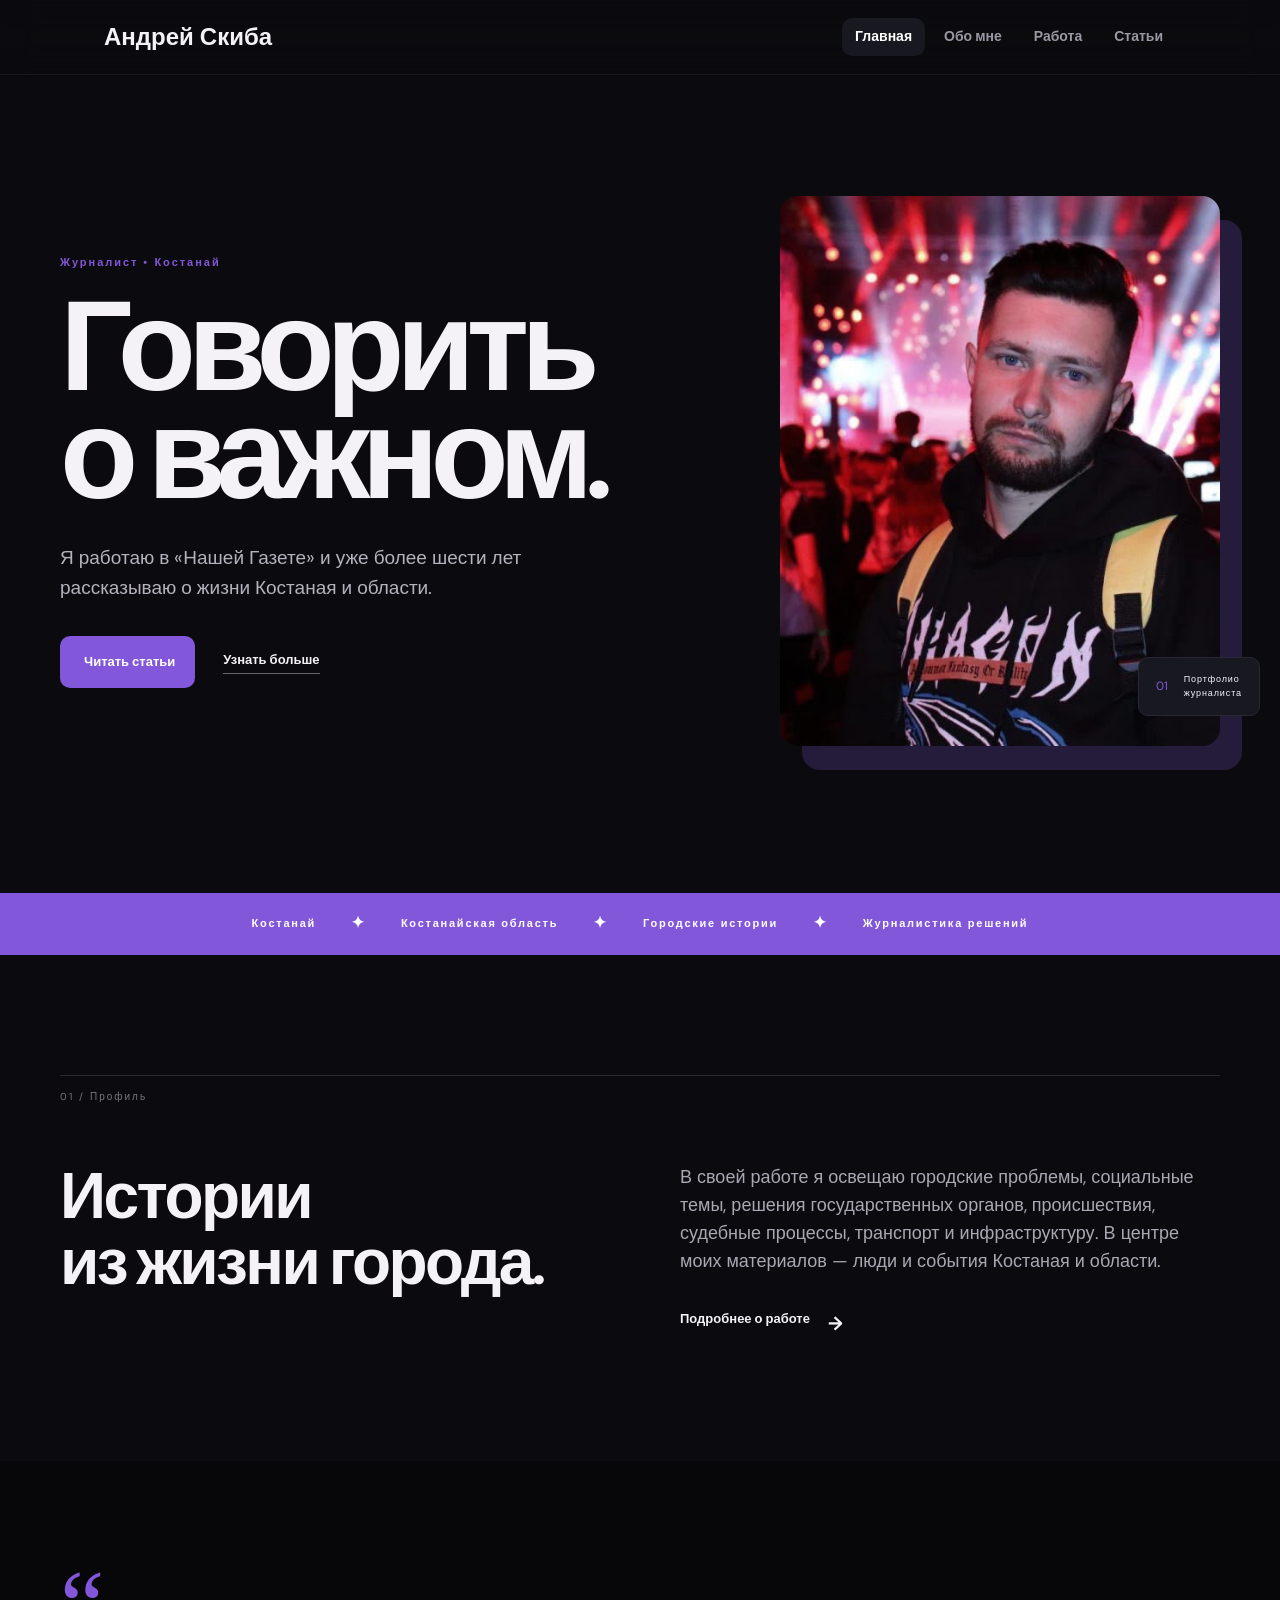
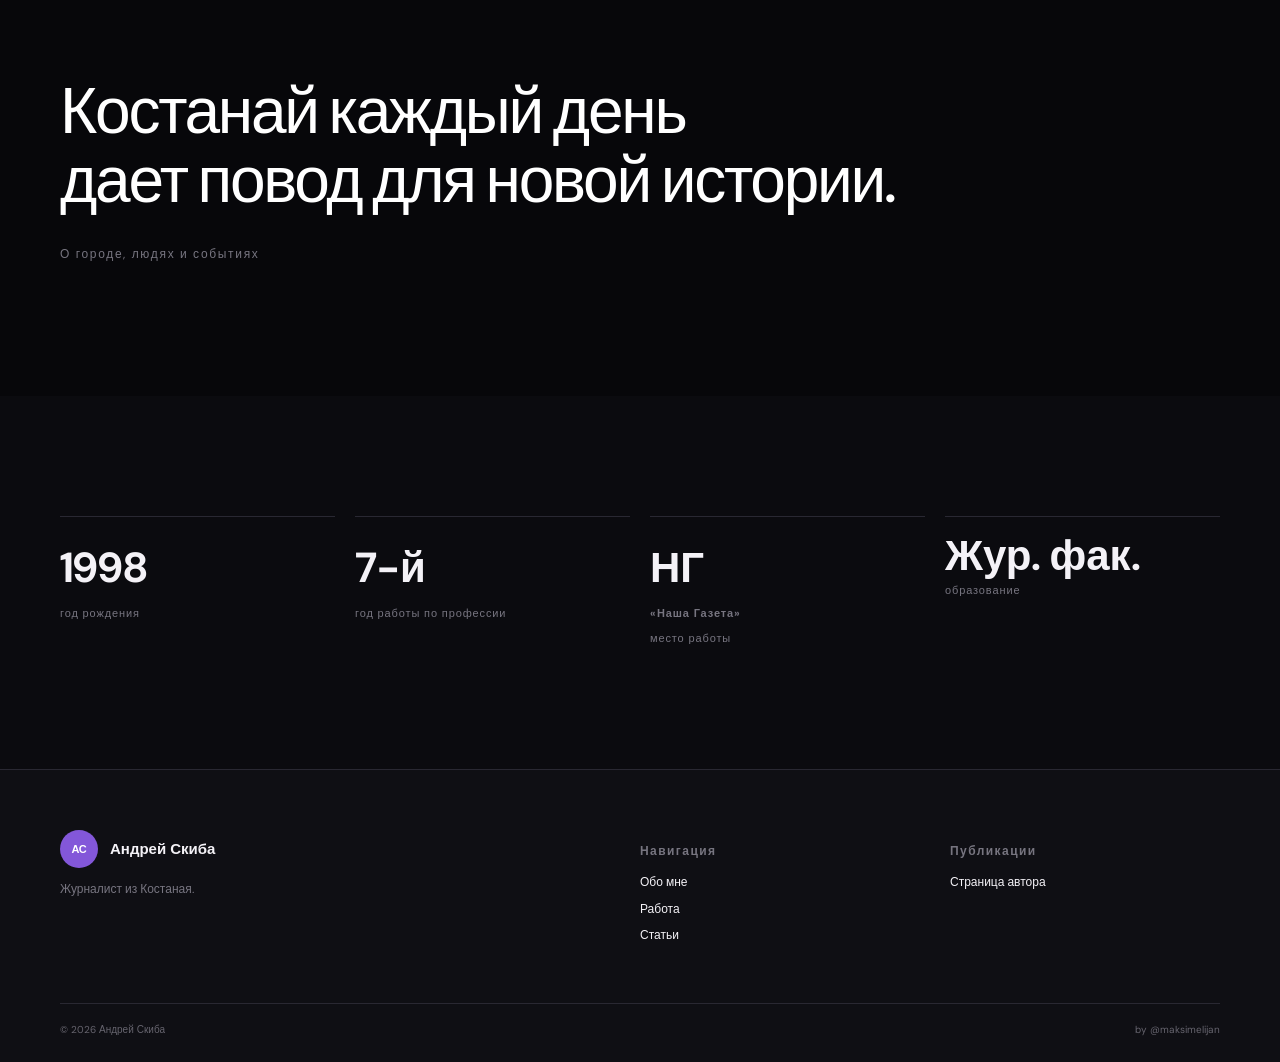
<file: index.html>
<!doctype html>
<html lang="ru">
<head>
  <meta charset="utf-8">
  <meta name="viewport" content="width=device-width, initial-scale=1">
  <meta name="description" content="Андрей Скиба из Костаная. Городские проблемы, социальные темы, происшествия, суды и жизнь региона.">
  <title>Андрей Скиба — журналист</title>
  <link rel="stylesheet" href="style.css">
  <script defer src="script.js?v=3"></script>
</head>
<body>
<header class="site-header"><div class="nav-wrap"><a class="logo" href="index.html">Андрей Скиба</a><nav><a class="active" href="index.html">Главная</a><a href="about.html">Обо мне</a><a href="work.html">Работа</a><a href="articles.html">Статьи</a></nav></div></header>
<main>
<section class="hero container"><div class="hero-copy reveal"><p class="eyebrow">Журналист • Костанай</p><h1>Говорить<br><em>о важном.</em></h1><p class="lead">Я работаю в «Нашей Газете» и уже более шести лет рассказываю о жизни Костаная и области.</p><div class="hero-actions"><a class="btn" href="articles.html">Читать статьи</a><a class="text-link" href="about.html">Узнать больше</a></div></div><div class="hero-photo reveal"><div class="photo-frame"><img src="andrey-skiba.jpg" alt="Андрей Скиба"></div><div class="photo-note"><span>01</span><small>Портфолио<br>журналиста</small></div></div></section>
<section class="ticker"><div class="ticker-inner"><span>Костанай</span><i>✦</i><span>Костанайская область</span><i>✦</i><span>Городские истории</span><i>✦</i><span>Журналистика решений</span></div></section>
<section class="intro container section"><div class="section-label">01 / Профиль</div><div class="intro-grid"><h2>Истории<br><em>из жизни города.</em></h2><div><p>В своей работе я освещаю городские проблемы, социальные темы, решения государственных органов, происшествия, судебные процессы, транспорт и инфраструктуру. В центре моих материалов — люди и события Костаная и области.</p><a class="arrow-link" href="work.html">Подробнее о работе <span>→</span></a></div></div></section>
<section class="quote-section"><div class="container quote"><span class="quote-mark">“</span><blockquote>Костанай каждый день<br>дает повод для новой истории.</blockquote><p>О городе, людях и событиях</p></div></section>
<section class="facts container section"><div class="fact"><strong>1998</strong><span>год рождения</span></div><div class="fact"><strong>7-й</strong><span>год работы по профессии</span></div><div class="fact"><strong>НГ</strong><span><b>«Наша Газета»</b><br>место работы</span></div><div class="fact" style="display:block;padding-top:18px"><strong style="font-size:42px;line-height:1">Жур. фак.</strong><span>образование</span></div></section>
</main>
<footer class="footer"><div class="container footer-grid"><div><a class="brand" href="index.html"><span>АС</span><b>Андрей Скиба</b></a><p>Журналист из Костаная.</p></div><div><p class="footer-label">Навигация</p><a href="about.html">Обо мне</a><a href="work.html">Работа</a><a href="articles.html">Статьи</a></div><div><p class="footer-label">Публикации</p><a href="https://ng.kz/authors/andrey-skiba" target="_blank" rel="noopener">Страница автора</a></div></div><div class="container copyright">© 2026 Андрей Скиба <span>by @maksimelijan</span></div></footer>
</body></html>
</file>
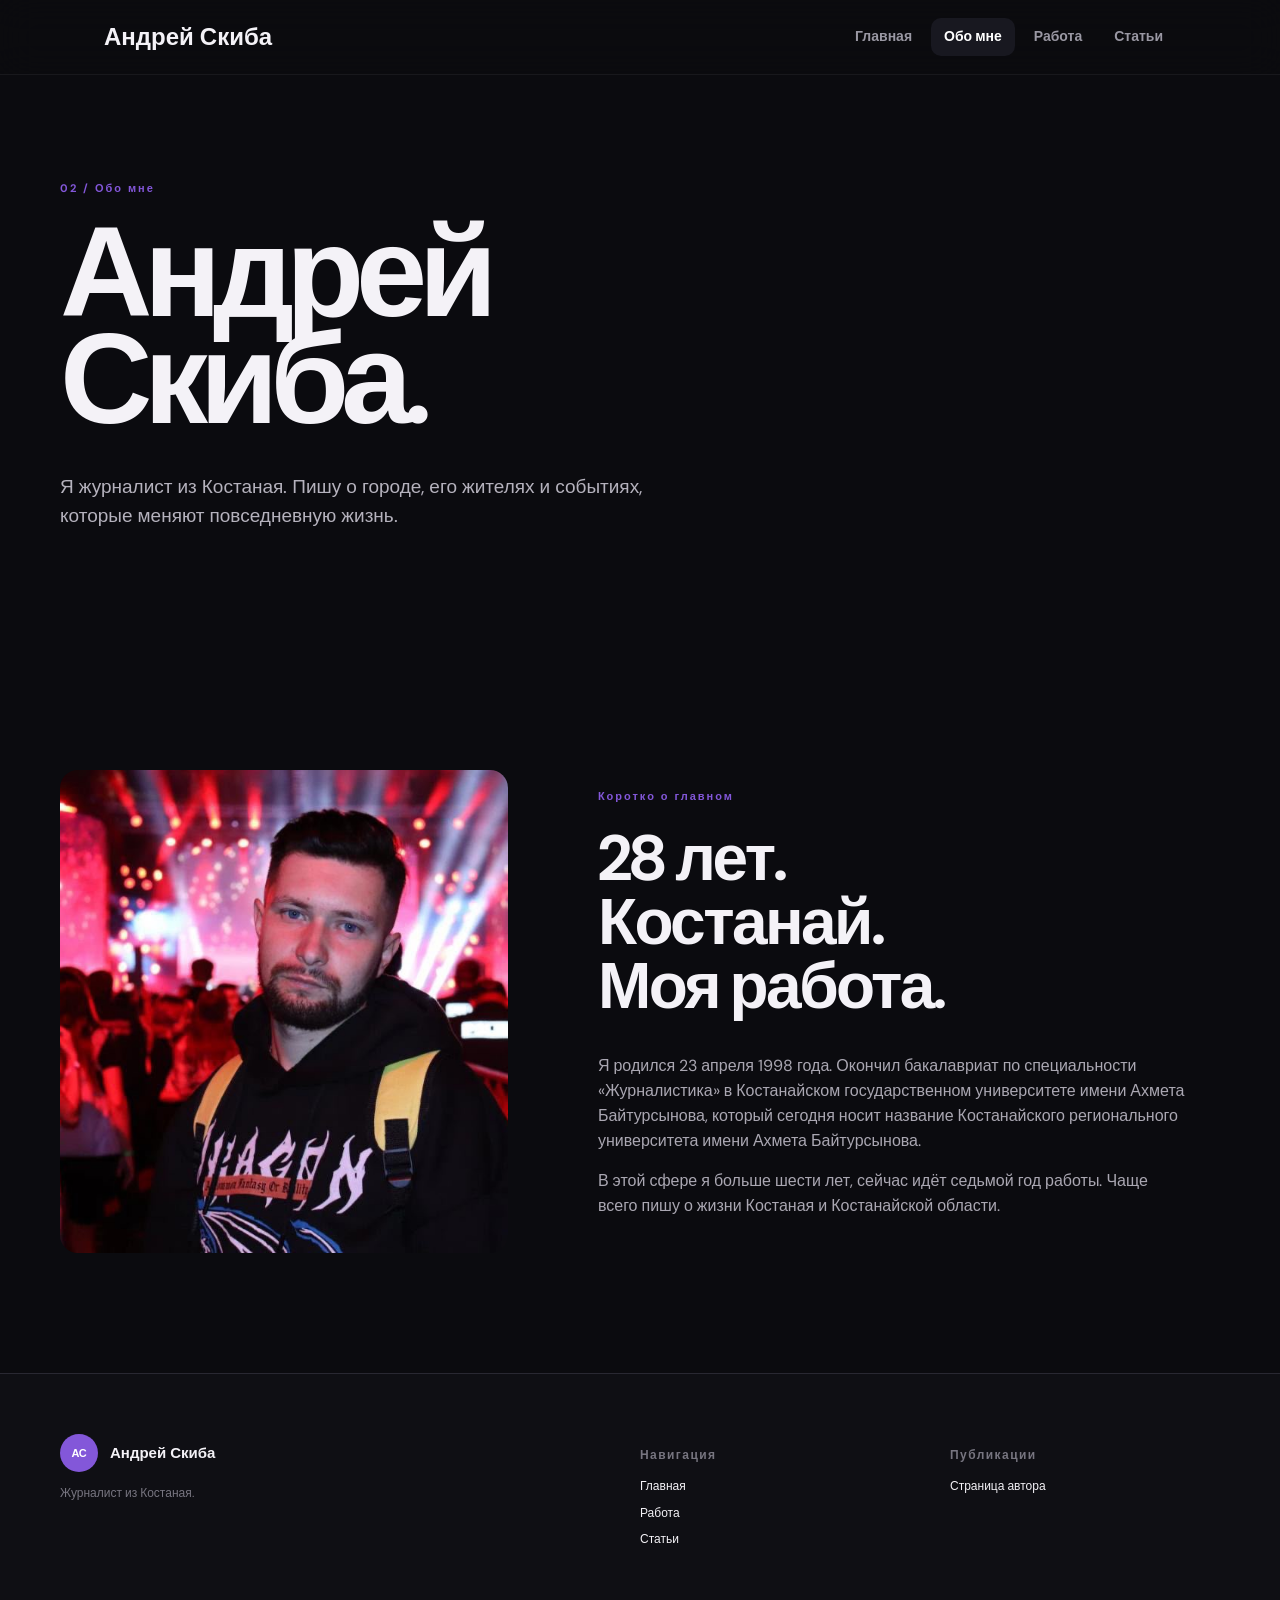
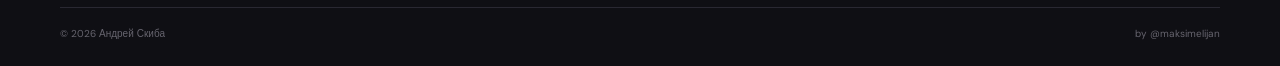
<file: about.html>
<!doctype html>
<html lang="ru"><head><meta charset="utf-8"><meta name="viewport" content="width=device-width,initial-scale=1"><meta name="description" content="Андрей Скиба — журналист из Костаная."><title>Обо мне — Андрей Скиба</title><link rel="stylesheet" href="style.css"><script defer src="script.js"></script></head>
<body><header class="site-header"><div class="nav-wrap"><a class="logo" href="index.html">Андрей Скиба</a><nav><a href="index.html">Главная</a><a class="active" href="about.html">Обо мне</a><a href="work.html">Работа</a><a href="articles.html">Статьи</a></nav></div></header>
<main><section class="page-hero container"><p class="eyebrow">02 / Обо мне</p><h1>Андрей<br><em>Скиба.</em></h1><p class="lead narrow">Я журналист из Костаная. Пишу о городе, его жителях и событиях, которые меняют повседневную жизнь.</p></section><section class="bio container section"><div class="bio-photo"><img src="andrey-skiba.jpg" alt="Андрей Скиба"></div><div class="bio-text"><p class="eyebrow">Коротко о главном</p><h2>28 лет.<br>Костанай.<br><em>Моя работа.</em></h2><p>Я родился 23 апреля 1998 года. Окончил бакалавриат по специальности «Журналистика» в Костанайском государственном университете имени Ахмета Байтурсынова, который сегодня носит название Костанайского регионального университета имени Ахмета Байтурсынова.</p><p>В этой сфере я больше шести лет, сейчас идёт седьмой год работы. Чаще всего пишу о жизни Костаная и Костанайской области.</p></div></section></main>
<footer class="footer"><div class="container footer-grid"><div><a class="brand" href="index.html"><span>АС</span><b>Андрей Скиба</b></a><p>Журналист из Костаная.</p></div><div><p class="footer-label">Навигация</p><a href="index.html">Главная</a><a href="work.html">Работа</a><a href="articles.html">Статьи</a></div><div><p class="footer-label">Публикации</p><a href="https://ng.kz/authors/andrey-skiba" target="_blank" rel="noopener">Страница автора</a></div></div><div class="container copyright">© 2026 Андрей Скиба <span>by @maksimelijan</span></div></footer></body></html>
</file>
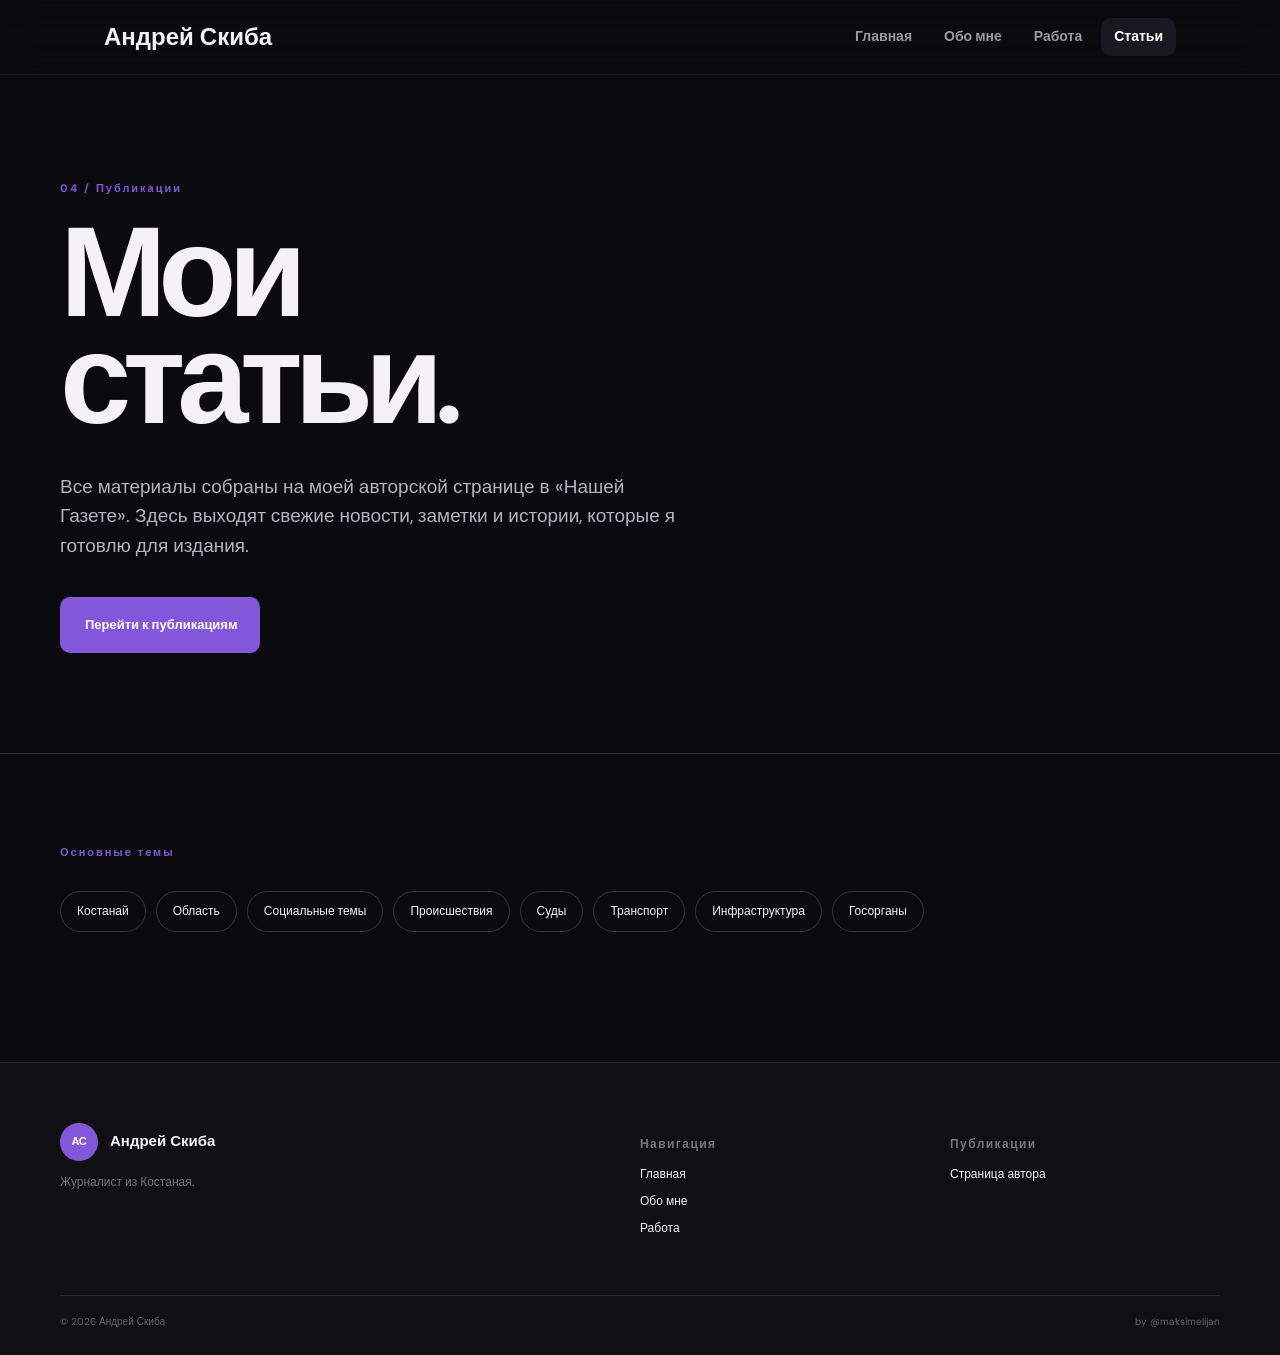
<file: articles.html>
<!doctype html><html lang="ru"><head><meta charset="utf-8"><meta name="viewport" content="width=device-width,initial-scale=1"><meta name="description" content="Публикации Андрея Скибы в «Нашей Газете»."><title>Статьи — Андрей Скиба</title><link rel="stylesheet" href="style.css"><script defer src="script.js"></script></head><body><header class="site-header"><div class="nav-wrap"><a class="logo" href="index.html">Андрей Скиба</a><nav><a href="index.html">Главная</a><a href="about.html">Обо мне</a><a href="work.html">Работа</a><a class="active" href="articles.html">Статьи</a></nav></div></header>
<main><section class="page-hero container"><p class="eyebrow">04 / Публикации</p><h1>Мои<br><em>статьи.</em></h1><p class="lead narrow">Все материалы собраны на моей авторской странице в «Нашей Газете». Здесь выходят свежие новости, заметки и истории, которые я готовлю для издания.</p><a class="btn large" href="https://ng.kz/authors/andrey-skiba" target="_blank" rel="noopener">Перейти к публикациям</a></section><section class="articles-bottom"><div class="container"><p class="eyebrow">Основные темы</p><div class="chips"><a href="https://ng.kz/categories/narodnye-novosti" target="_blank" rel="noopener">Костанай</a><a href="https://ng.kz/categories/obschestvo" target="_blank" rel="noopener">Область</a><a href="https://ng.kz/categories/vazhnye-istorii" target="_blank" rel="noopener">Социальные темы</a><a href="https://ng.kz/categories/proisshestviya" target="_blank" rel="noopener">Происшествия</a><a href="https://ng.kz/categories/kriminal" target="_blank" rel="noopener">Суды</a><a href="https://ng.kz/categories/zhkh" target="_blank" rel="noopener">Транспорт</a><a href="https://ng.kz/categories/zhkh" target="_blank" rel="noopener">Инфраструктура</a><a href="https://ng.kz/categories/gosudarstvo" target="_blank" rel="noopener">Госорганы</a></div></div></section></main><footer class="footer"><div class="container footer-grid"><div><a class="brand" href="index.html"><span>АС</span><b>Андрей Скиба</b></a><p>Журналист из Костаная.</p></div><div><p class="footer-label">Навигация</p><a href="index.html">Главная</a><a href="about.html">Обо мне</a><a href="work.html">Работа</a></div><div><p class="footer-label">Публикации</p><a href="https://ng.kz/authors/andrey-skiba" target="_blank" rel="noopener">Страница автора</a></div></div><div class="container copyright">© 2026 Андрей Скиба <span>by @maksimelijan</span></div></footer></body></html>
</file>
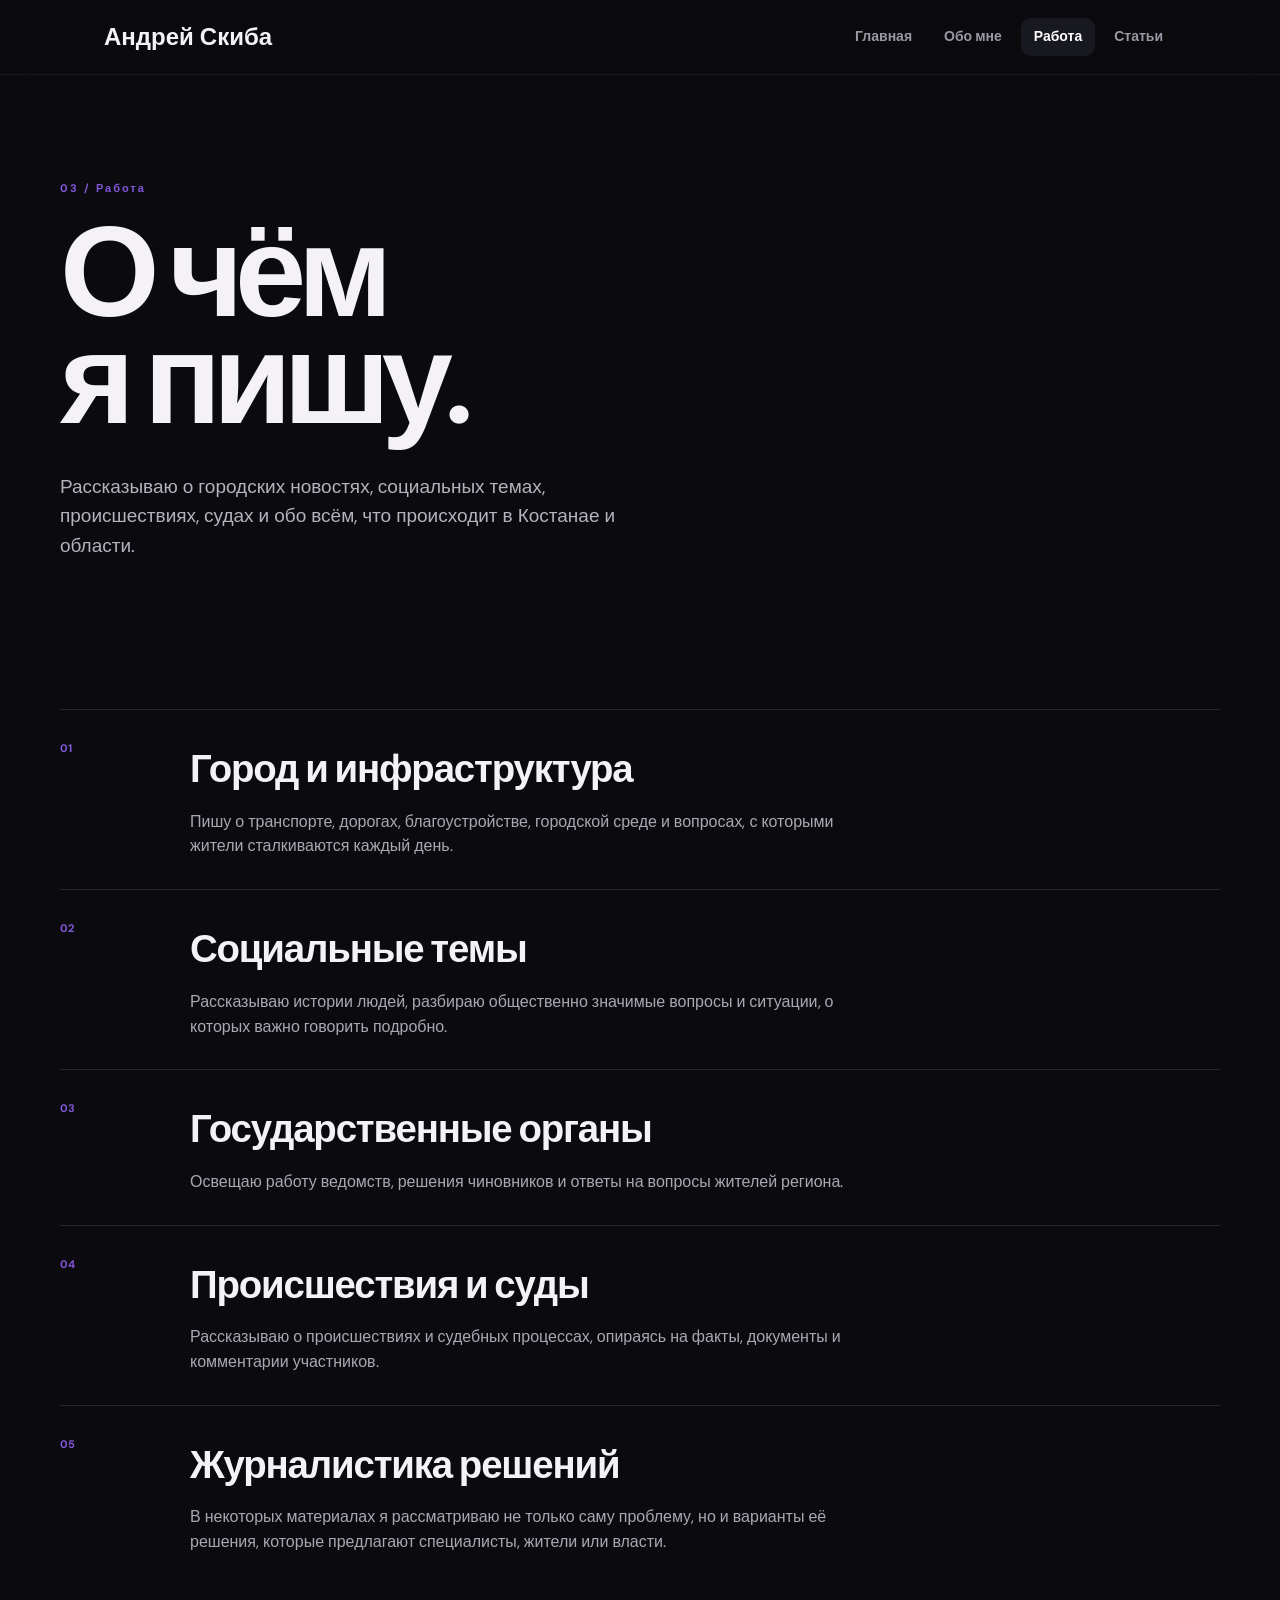
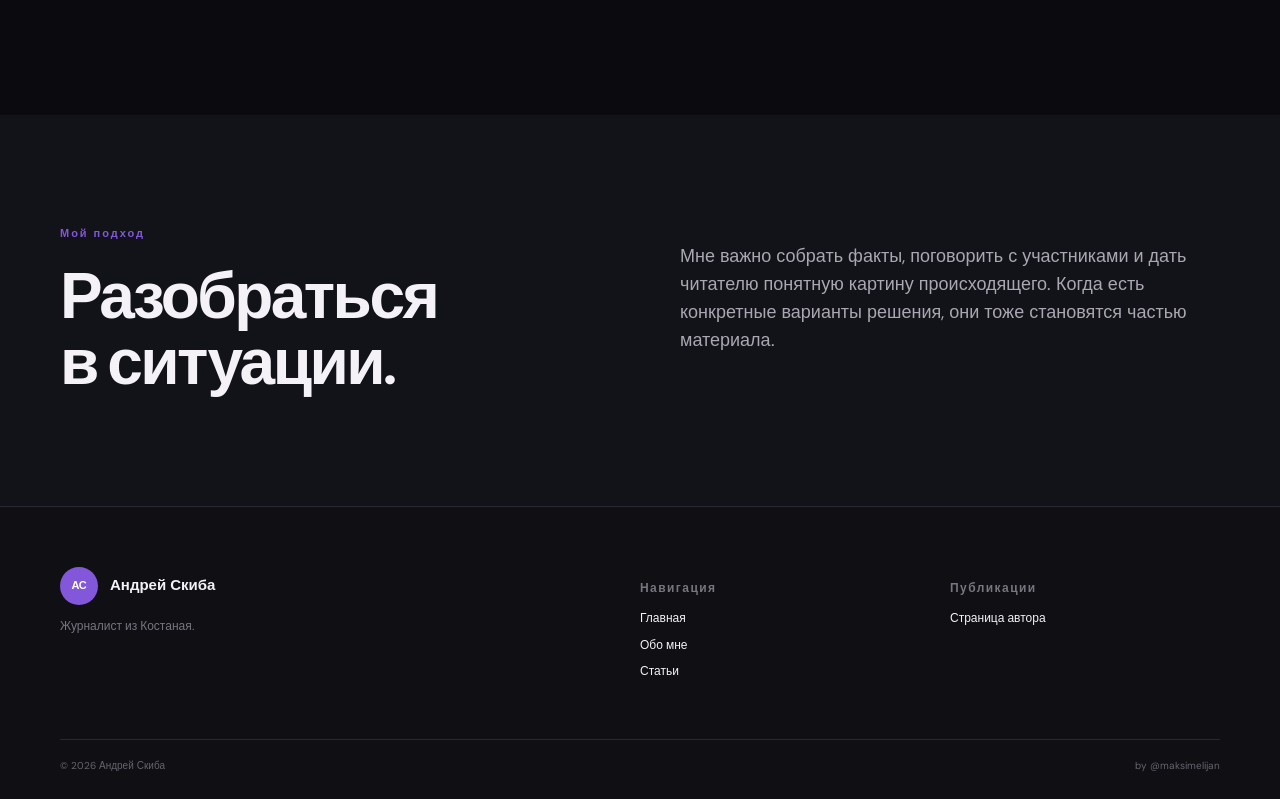
<file: work.html>
<!doctype html><html lang="ru"><head><meta charset="utf-8"><meta name="viewport" content="width=device-width,initial-scale=1"><meta name="description" content="Профессиональный профиль Андрея Скибы — направления его работы и основные темы."><title>Работа — Андрей Скиба</title><link rel="stylesheet" href="style.css"><script defer src="script.js"></script></head><body><header class="site-header"><div class="nav-wrap"><a class="logo" href="index.html">Андрей Скиба</a><nav><a href="index.html">Главная</a><a href="about.html">Обо мне</a><a class="active" href="work.html">Работа</a><a href="articles.html">Статьи</a></nav></div></header>
<main><section class="page-hero container"><p class="eyebrow">03 / Работа</p><h1>О чём<br><em>я пишу.</em></h1><p class="lead narrow">Рассказываю о городских новостях, социальных темах, происшествиях, судах и обо всём, что происходит в Костанае и области.</p></section><section class="topics container section"><div class="topic"><span>01</span><div><h2>Город и инфраструктура</h2><p>Пишу о транспорте, дорогах, благоустройстве, городской среде и вопросах, с которыми жители сталкиваются каждый день.</p></div></div><div class="topic"><span>02</span><div><h2>Социальные темы</h2><p>Рассказываю истории людей, разбираю общественно значимые вопросы и ситуации, о которых важно говорить подробно.</p></div></div><div class="topic"><span>03</span><div><h2>Государственные органы</h2><p>Освещаю работу ведомств, решения чиновников и ответы на вопросы жителей региона.</p></div></div><div class="topic"><span>04</span><div><h2>Происшествия и суды</h2><p>Рассказываю о происшествиях и судебных процессах, опираясь на факты, документы и комментарии участников.</p></div></div><div class="topic"><span>05</span><div><h2>Журналистика решений</h2><p>В некоторых материалах я рассматриваю не только саму проблему, но и варианты её решения, которые предлагают специалисты, жители или власти.</p></div></div></section><section class="method"><div class="container method-grid"><div><p class="eyebrow">Мой подход</p><h2>Разобраться<br><em>в ситуации.</em></h2></div><div><p>Мне важно собрать факты, поговорить с участниками и дать читателю понятную картину происходящего. Когда есть конкретные варианты решения, они тоже становятся частью материала.</p></div></div></section></main><footer class="footer"><div class="container footer-grid"><div><a class="brand" href="index.html"><span>АС</span><b>Андрей Скиба</b></a><p>Журналист из Костаная.</p></div><div><p class="footer-label">Навигация</p><a href="index.html">Главная</a><a href="about.html">Обо мне</a><a href="articles.html">Статьи</a></div><div><p class="footer-label">Публикации</p><a href="https://ng.kz/authors/andrey-skiba" target="_blank" rel="noopener">Страница автора</a></div></div><div class="container copyright">© 2026 Андрей Скиба <span>by @maksimelijan</span></div></footer></body></html>
</file>
<file: style.css>
@import url('https://fonts.googleapis.com/css2?family=DM+Sans:wght@400;500;600;700&family=Playfair+Display:ital,wght@0,600;0,700;1,600;1,700&display=swap');
:root{--bg:#0b0b0f;--surface:#121219;--surface-2:#181820;--text:#f4f2f7;--muted:#9a98a3;--line:#292832;--accent:#8357d9;--accent2:#a789e8}*{box-sizing:border-box}html{scroll-behavior:smooth}body{margin:0;background:var(--bg);color:var(--text);font-family:'DM Sans',Arial,sans-serif;line-height:1.55}a{color:inherit;text-decoration:none}.container{width:min(1160px,calc(100% - 48px));margin:auto}.site-header{position:sticky;top:0;z-index:20;background:rgba(11,11,15,.82);backdrop-filter:blur(18px);border-bottom:1px solid rgba(255,255,255,.06);transition:transform .55s cubic-bezier(.22,1,.36,1),opacity .45s ease;will-change:transform,opacity}.site-header.header-hidden{transform:translate3d(0,-100%,0);opacity:0;pointer-events:none}.nav-wrap{max-width:1120px;margin:auto;padding:18px 24px;display:flex;align-items:center;justify-content:space-between;gap:25px}.logo{font-size:24px;font-weight:800}.nav-wrap nav{display:flex;gap:6px;flex-wrap:wrap}.nav-wrap nav a{padding:8px 13px;border-radius:10px;color:var(--muted);font-size:14px;font-weight:700;white-space:nowrap;transition:.2s}.nav-wrap nav a:hover,.nav-wrap nav a.active{background:var(--surface-2);color:#fff}.brand{display:flex;align-items:center;gap:12px;font-size:15px;font-weight:600}.brand span{display:grid;place-items:center;width:38px;height:38px;border-radius:50%;background:var(--accent);color:#fff;font-size:11px;font-weight:700;letter-spacing:-.03em}.hero{min-height:calc(100vh - 82px);display:grid;grid-template-columns:1fr .82fr;align-items:center;gap:80px;padding-top:45px;padding-bottom:70px}.eyebrow{font-size:11px;letter-spacing:.18em;font-weight:700;color:var(--accent);margin:0 0 22px}.hero h1,.page-hero h1{font-size:clamp(70px,10vw,138px);line-height:.84;letter-spacing:-.065em;margin:0 0 35px;font-weight:600}.hero h1 em,.page-hero h1 em,h2 em{font-family:'DM Sans',Arial,sans-serif;font-weight:600;font-style:normal}.lead{font-size:19px;line-height:1.55;color:#b5b2bd;max-width:570px}.narrow{max-width:620px}.hero-actions{display:flex;align-items:center;gap:28px;margin-top:34px}.btn{display:inline-flex;align-items:center;gap:28px;background:var(--accent);color:#fff;padding:16px 20px 16px 24px;font-size:13px;font-weight:700;border-radius:10px;transition:.25s}.btn span{font-size:18px}.btn:hover{transform:translateY(-2px);filter:brightness(1.1)}.btn.large{margin-top:18px;padding:18px 22px 18px 25px}.text-link,.arrow-link{font-size:13px;font-weight:700;border-bottom:1px solid #666;padding-bottom:3px}.arrow-link{display:inline-flex;gap:18px;border:0}.arrow-link span{font-size:19px}.hero-photo{position:relative;justify-self:end;width:min(440px,100%)}.photo-frame{background:var(--surface-2);aspect-ratio:4/5;overflow:hidden;border-radius:18px;box-shadow:22px 24px 0 rgba(131,87,217,.22)}.photo-frame img{width:100%;height:100%;object-fit:cover;filter:saturate(.85)}.photo-note{position:absolute;right:-40px;bottom:30px;background:var(--surface-2);border:1px solid var(--line);color:var(--text);padding:15px 17px;display:flex;gap:16px;align-items:center;border-radius:10px}.photo-note span{font-size:12px;color:var(--accent)}.photo-note small{font-size:9px;letter-spacing:.1em;line-height:1.5}.ticker{overflow:hidden;background:var(--accent);color:#fff}.ticker-inner{height:62px;display:flex;justify-content:center;align-items:center;gap:35px;white-space:nowrap;font-size:11px;letter-spacing:.16em;font-weight:700}.ticker i{font-style:normal;font-size:16px}.section{padding-top:120px;padding-bottom:120px}.section-label{font-size:10px;letter-spacing:.2em;color:#777580;border-top:1px solid var(--line);padding-top:13px}.intro-grid{display:grid;grid-template-columns:1fr 1fr;gap:80px;margin-top:60px}.intro h2,.method h2{font-size:clamp(40px,5vw,68px);line-height:1.03;letter-spacing:-.04em;margin:0}.intro-grid p{font-size:18px;color:#aaa7b2;max-width:520px;margin:0 0 30px}.quote-section{background:#07070a;color:#fff}.quote{padding:120px 0}.quote-mark{color:var(--accent);font-family:Georgia,serif;font-size:100px;line-height:.5}.quote blockquote{font-family:'DM Sans',Arial,sans-serif;font-size:clamp(34px,5vw,65px);font-weight:500;line-height:1.08;letter-spacing:-.035em;margin:30px 0}.quote p{color:#777580;font-size:12px;letter-spacing:.14em}.facts{display:grid;grid-template-columns:repeat(4,1fr);gap:20px}.fact{border-top:1px solid var(--line);padding-top:18px}.fact strong{display:block;font-family:'DM Sans',Arial,sans-serif;font-size:42px}.fact span{font-size:11px;color:#777580;letter-spacing:.08em}.footer{background:#0f0f14;border-top:1px solid var(--line);padding:60px 0 25px}.footer-grid{display:grid;grid-template-columns:2fr 1fr 1fr;grid-template-areas:'brand nav pub';gap:40px}.footer-grid>div:nth-child(1){grid-area:brand}.footer-grid>div:nth-child(2){grid-area:nav}.footer-grid>div:nth-child(3){grid-area:pub}.footer-grid p{color:#777580;font-size:12px}.footer-grid>a,.footer-grid>div>a:not(.brand){display:block;font-size:12px;margin:8px 0}.footer-label{font-weight:700!important;letter-spacing:.12em}.copyright{border-top:1px solid var(--line);margin-top:50px;padding-top:18px;color:#66646e;font-size:10px;display:flex;align-items:center;justify-content:space-between;gap:20px}.copyright span{margin-left:auto}.page-hero{padding-top:105px;padding-bottom:100px}.page-hero h1{font-size:clamp(70px,10vw,132px);margin-bottom:38px}.bio{display:grid;grid-template-columns:.72fr 1fr;gap:90px;align-items:center}.bio-photo{aspect-ratio:1/1.08;overflow:hidden;border-radius:18px}.bio-photo img{width:100%;height:100%;object-fit:cover}.bio-text h2{font-size:clamp(42px,5vw,67px);line-height:1;letter-spacing:-.04em;margin:0 0 35px}.bio-text p:not(.eyebrow){color:#aaa7b2;max-width:590px;font-size:16px}.topics{padding-top:30px;padding-bottom:130px}.topic{display:grid;grid-template-columns:100px 1fr;gap:30px;border-top:1px solid var(--line);padding:30px 0}.topic>span{font-size:11px;color:var(--accent);font-weight:700}.topic h2{font-size:clamp(25px,3vw,40px);margin:0 0 10px;letter-spacing:-.03em}.topic p{color:#aaa7b2;max-width:700px;margin:0}.method{background:var(--surface);padding:110px 0}.method-grid{display:grid;grid-template-columns:1fr 1fr;gap:80px}.method p:not(.eyebrow){font-size:18px;color:#aaa7b2;max-width:530px}.articles-bottom{padding:90px 0 130px;border-top:1px solid var(--line)}.chips{display:flex;flex-wrap:wrap;gap:10px;margin-top:30px}.chips span,.chips a{border:1px solid #36343f;border-radius:99px;padding:10px 16px;font-size:12px;transition:.25s}.chips a:hover{border-color:var(--accent);background:var(--accent);color:#fff}.reveal{animation:rise .8s both}.reveal:nth-child(2){animation-delay:.12s}@keyframes rise{from{opacity:0;transform:translateY(24px)}to{opacity:1;transform:none}}@media(max-width:760px){.nav-wrap{align-items:flex-start;flex-direction:column;padding:14px 18px}.nav-wrap nav{width:100%;overflow:auto;flex-wrap:nowrap;scrollbar-width:none}.nav-wrap nav::-webkit-scrollbar{display:none}.nav-wrap nav a{white-space:nowrap}.hero{grid-template-columns:1fr;gap:55px;min-height:auto;padding-top:75px}.hero h1{font-size:78px}.hero-photo{width:82%;justify-self:start;margin-left:8px}.photo-note{right:-25px}.intro-grid,.method-grid,.bio{grid-template-columns:1fr;gap:45px}.section{padding:80px 0}.facts{grid-template-columns:1fr 1fr;gap:35px}.quote{padding:80px 0}.quote blockquote{font-size:39px}.page-hero{padding:75px 0 70px}.page-hero h1{font-size:78px}.topic{grid-template-columns:45px 1fr;gap:10px}.footer-grid{grid-template-columns:1fr 1fr;grid-template-areas:'brand brand' 'nav pub';gap:30px}.ticker-inner{justify-content:flex-start;animation:ticker 20s linear infinite}.hero-actions{flex-wrap:wrap}@keyframes ticker{to{transform:translateX(-35%)}}}@media(max-width:520px){.nav-wrap{padding:12px 18px}.nav-wrap nav{width:100%}.logo{font-size:22px}.footer-grid{grid-template-columns:1fr 1fr;grid-template-areas:'brand brand' 'nav pub';gap:24px}.footer-grid>div:first-child{grid-column:auto}.copyright{gap:10px}.copyright span{white-space:nowrap}}
</file>
